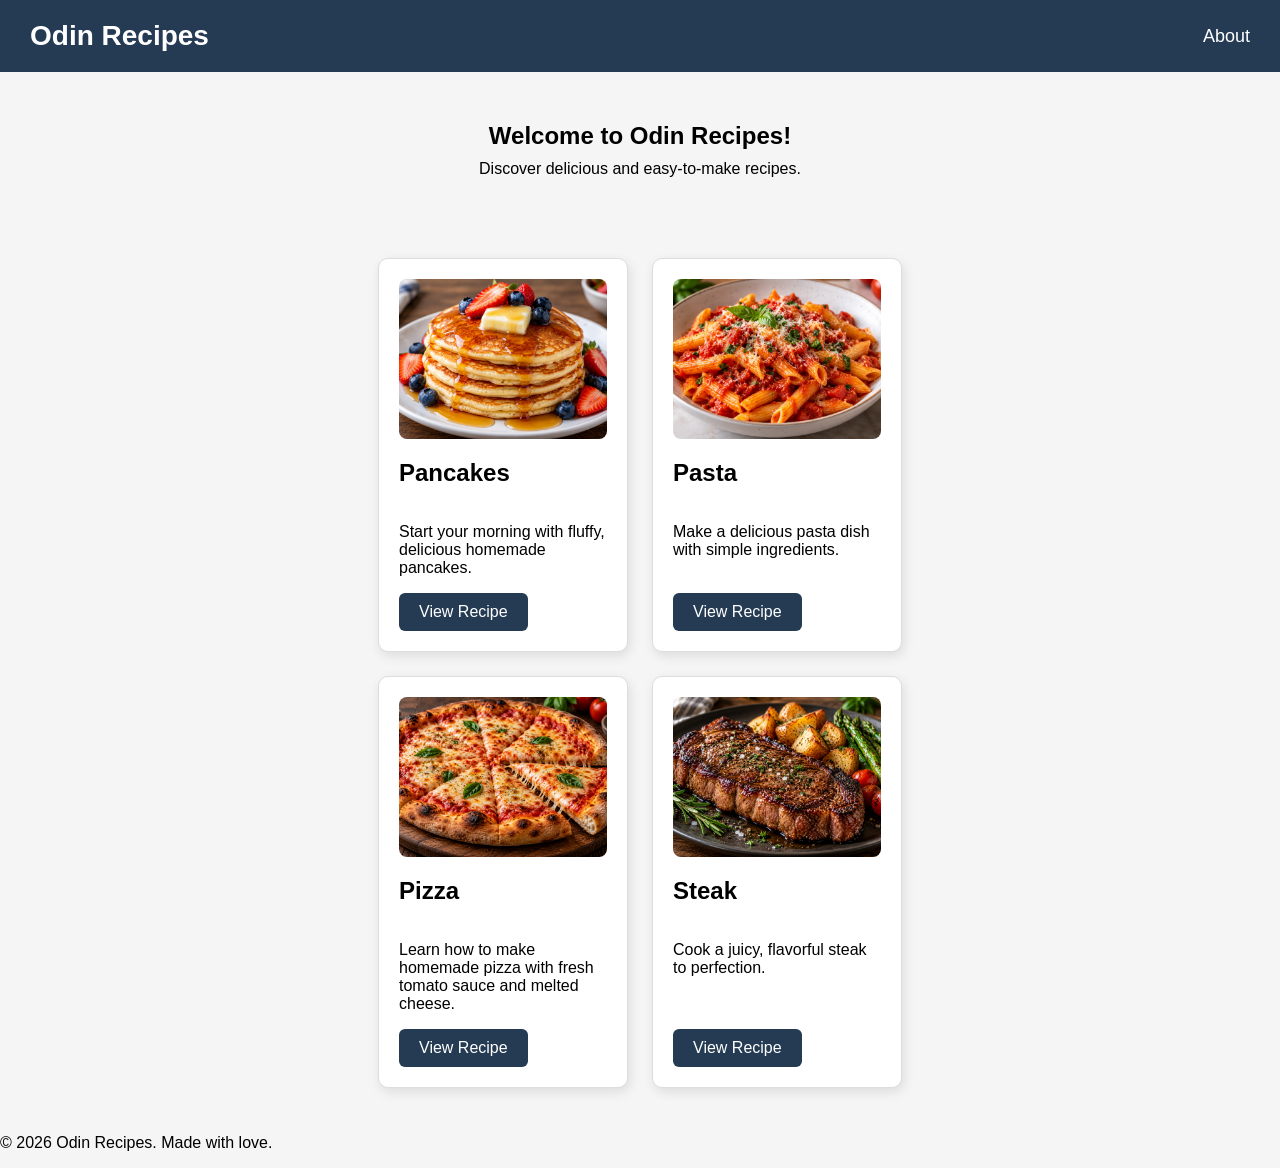
<file: index.html>
<!DOCTYPE html>

<html lang="en"> 
 <head>
    <meta charset="UTF-8" />
    <title>recipes</title>
    <link rel="stylesheet" href="style.css">
</head>

<body>
    <header class="header">
        <h1>Odin Recipes </h1> 
        <a href="about.html">About</a>
    </header>

    <section class="welcome">
        <h2> Welcome to Odin Recipes!</h2>
        <p>Discover delicious and easy-to-make recipes.</p>
    </section>

    <section class="recipes">

       <div class="recipe-card">
           <img src="img/pancake.PNG" alt="a delicious pancake">
           <h2>Pancakes</h2>
           <p>Start your morning with fluffy, delicious homemade pancakes.</p>
           <a href="recipes/pancake.html">View Recipe</a>
       </div>

       <div class="recipe-card">
           <img src="img/pasta.PNG" alt="a bowl of pasta">
           <h2>Pasta</h2>
           <p>Make a delicious pasta dish with simple ingredients.</p>
           <a href="recipes/pasta.html">View Recipe</a>
       </div>

       <div class="recipe-card">
           <img src="img/pizza.PNG" alt="a pie of pizza">
           <h2>Pizza</h2>
           <p>Learn how to make homemade pizza with fresh tomato sauce and melted cheese.</p>
           <a href="recipes/pizza.html">View Recipe</a>
       </div>

       <div class="recipe-card">
           <img src="img/steak.PNG" alt="a good steak">
           <h2>Steak</h2>
           <p>Cook a juicy, flavorful steak to perfection.</p>
           <a href="recipes/steak.html">View Recipe</a>
       </div>
    </section>
  
    <footer class="footer">
         <p>© 2026 Odin Recipes. Made with love.</p>
    </footer>

</body>


 




















</html>
</file>
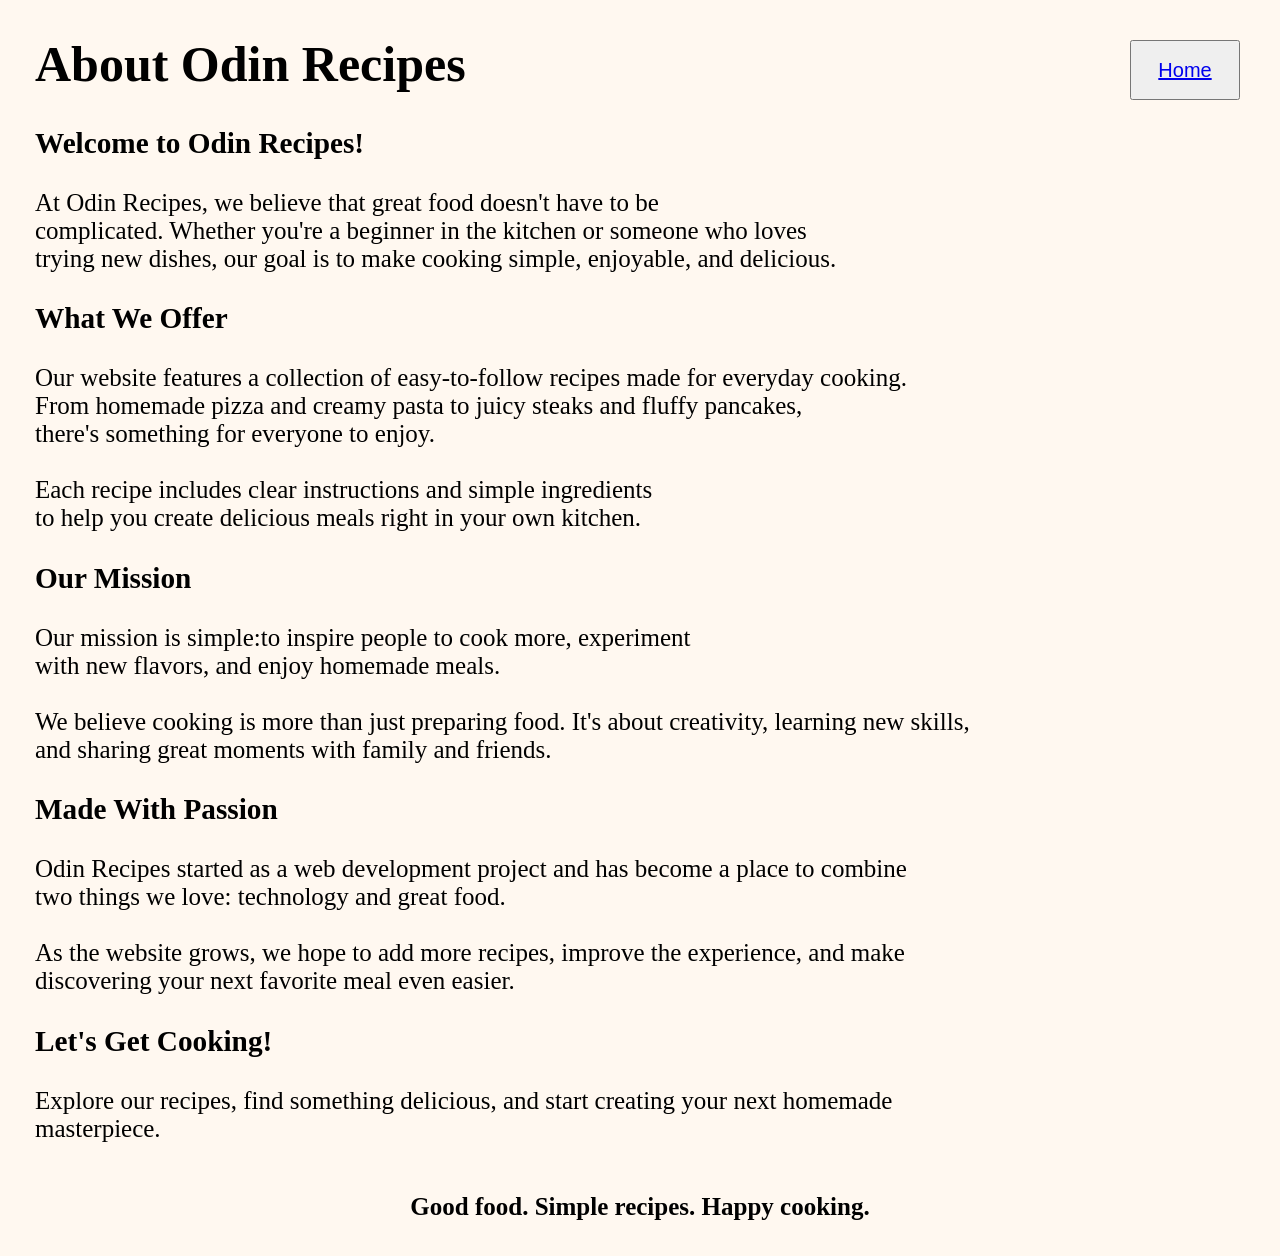
<file: about.html>
<!DOCTYPE html>

<html lang="en">
    <head>
      <meta charset="UTF-8">
      <title>About </title>
      <link rel="stylesheet" href="about.css">
    </head>
  
    <body>
        <P>
            <button>
            <a href="index.html">Home</a>
            </button>
        </P>
    
    <p>
        <h1>About Odin Recipes</h1>
    </p>
    
    <p>
        <h3>Welcome to Odin Recipes!</h3>
    </p>
    
    <p>
        At Odin Recipes, we believe that great food doesn't have to 
        be <br>complicated. Whether you're a beginner in the kitchen or 
        someone who loves <br>trying new dishes, our goal is to make 
        cooking simple, enjoyable, and delicious.
    <br>
    <h3>What We Offer</h3>
    
       Our website features a collection of easy-to-follow recipes 
       made for everyday cooking. <br>From homemade pizza and creamy 
       pasta to juicy steaks and fluffy pancakes,<br> there's something 
       for everyone to enjoy.
     <br>
     <br>
       Each recipe includes clear instructions and simple ingredients
       <br> to help you create delicious meals right in your own kitchen.
     
       <h3>Our Mission</h3>

       Our mission is simple:to inspire people to cook more, experiment 
       <br>with new flavors, and enjoy homemade meals.
     <br>
       <br>We believe cooking is more than just preparing food. It's about 
         creativity, learning new skills,<br> and sharing great moments with 
         family and friends.

      <h3>Made With Passion</h3>
      
         Odin Recipes started as a web development project and has become
         a place to combine <br>two things we love: technology and great food.
      <br>
         <br>As the website grows, we hope to add more recipes, improve the 
          experience, and make <br> discovering your next favorite meal even easier.

     <h3>Let's Get Cooking!</h3>

         Explore our recipes, find something delicious, and start creating your
         next homemade <br> masterpiece.

      <h4 class="end">Good food. Simple recipes. Happy cooking.</h4>

    </p>
    
    
    </body>




    </html>
</file>
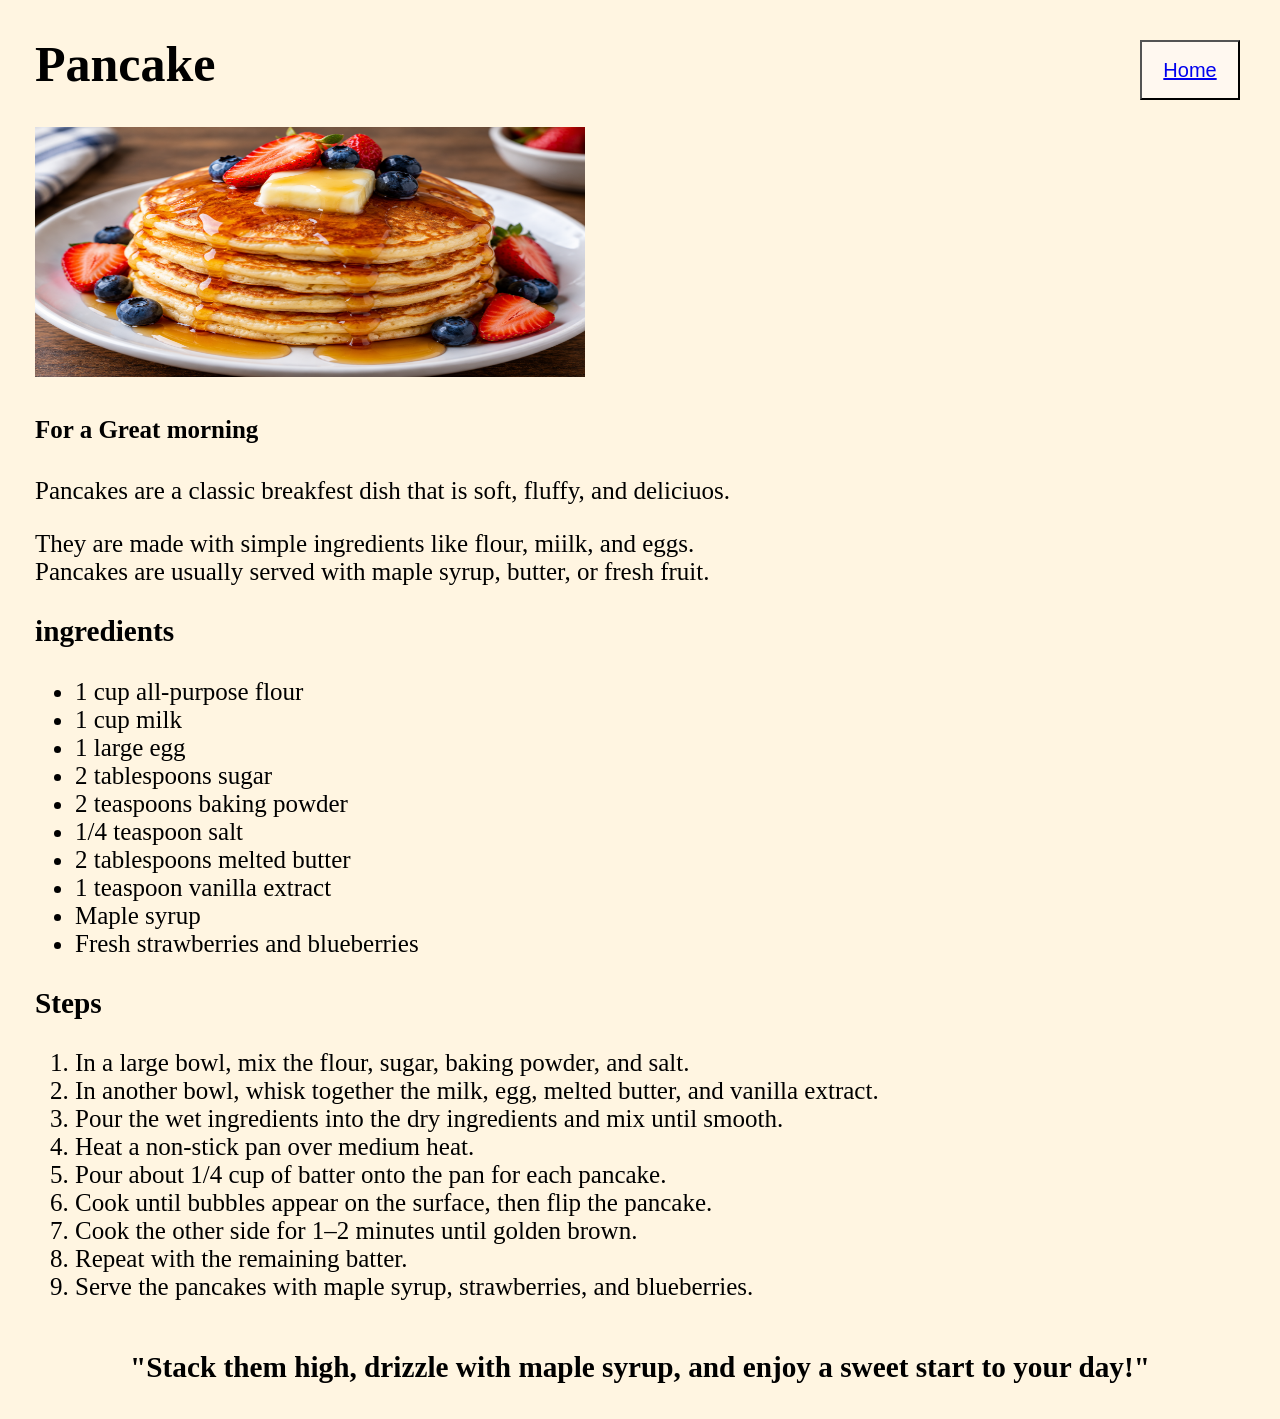
<file: recipes/pancake.html>
<!DOCTYPE html>
<html>

<head>
    <meta charset="UTF-8" />
    <title>Pancake</title>
    <link rel="stylesheet" href="pancake.css">
</head>

<body>

    <h1>Pancake</h1>

    <p>
        <h3>
            <button class="pan">
    <a href="../index.html">Home</a>
            </button>
       </h3>
   </p>

<p>
<img src="../img/pancake.PNG" alt="a stock of pancakes" 
width="550"  height="250"/>
</p>

<p><h4>For a Great morning</h4></p>

<p> Pancakes are a classic breakfest dish that is soft, fluffy,
     and deliciuos. </p>

     <p> They are made with simple ingredients like flour, miilk,
        and eggs.<br> Pancakes are usually served with maple syrup,
    butter, or fresh fruit. </p>

<p><h3>ingredients</h3></p>

<p>
<ul>
  <li>1 cup all-purpose flour</li>
  <li>1 cup milk</li>
  <li>1 large egg</li>
  <li>2 tablespoons sugar</li>
  <li>2 teaspoons baking powder</li>
  <li>1/4 teaspoon salt</li>
  <li>2 tablespoons melted butter</li>
  <li>1 teaspoon vanilla extract</li>
  <li>Maple syrup</li>
  <li>Fresh strawberries and blueberries</li>
</ul>
</p>

<p><h3>Steps</h3></p>

<p>
    <ol>
        <li>In a large bowl, mix the flour, sugar, baking powder, and salt.</li>
        <li>In another bowl, whisk together the milk, egg, melted butter, and vanilla extract.</li>
        <li>Pour the wet ingredients into the dry ingredients and mix until smooth.</li>
        <li>Heat a non-stick pan over medium heat.</li>
        <li>Pour about 1/4 cup of batter onto the pan for each pancake.</li>
        <li>Cook until bubbles appear on the surface, then flip the pancake.</li>
        <li>Cook the other side for 1–2 minutes until golden brown.</li>
        <li>Repeat with the remaining batter.</li>
        <li>Serve the pancakes with maple syrup, strawberries, and blueberries.</li>
    </ol>
</p>

<p>
    <h3 class="enjoy">
        "Stack them high, drizzle with maple syrup, and enjoy a sweet
         start to your day!"
    </h3>
</p>

</body>




</html>
</file>
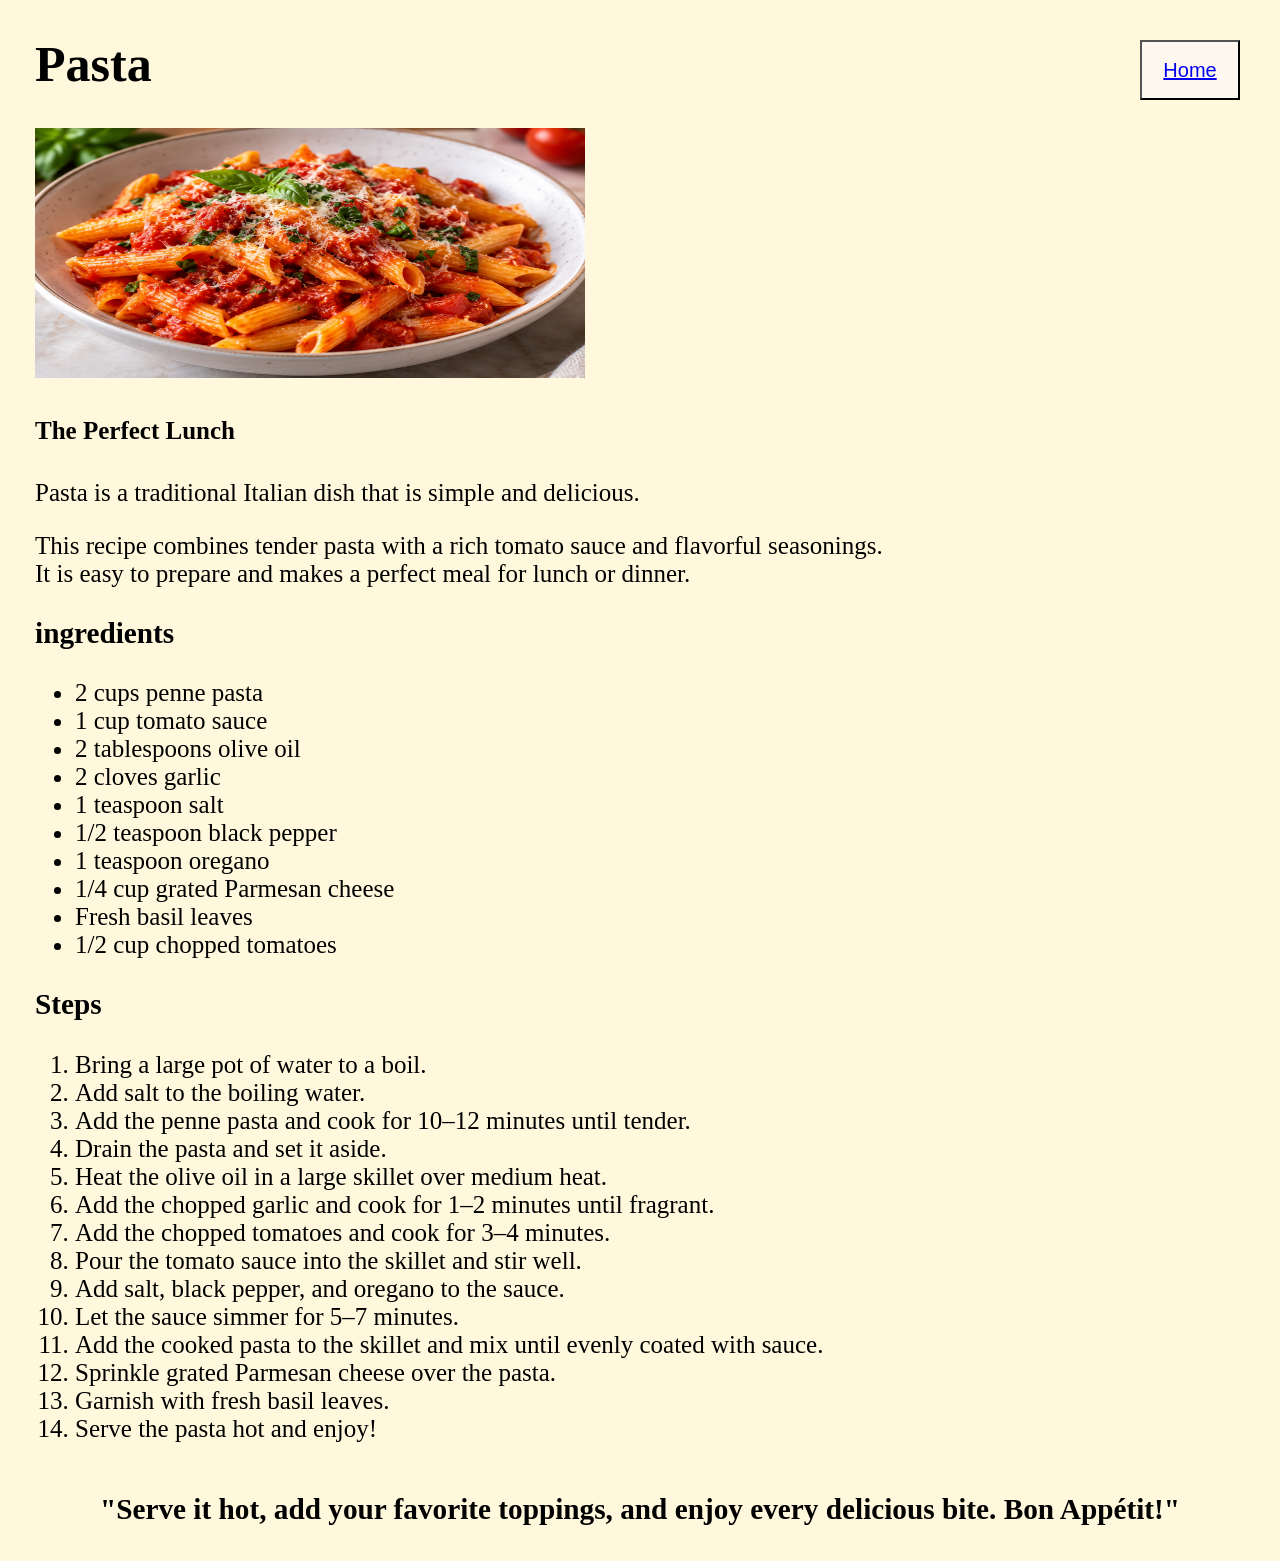
<file: recipes/pasta.html>
<!DOCTYPE html>
<html lang="en">
 
 <head>
   <meta charset="UTF-8">
    <title>pasta</title>
    <link rel="stylesheet" href="pasta.css">
 </head>

<body>
   
    <h1>Pasta</h1>
<p>
    <h3>
        <button class="pas">
    <a href="../index.html" >Home</a>
       </button>
    </h3>
</p>

<p>
<img src="../img/pasta.PNG" alt="A nice ball of pasta" 
width="550" height="250">
</p>

<p><H4>The Perfect Lunch</H4></p>

<p>Pasta is a traditional Italian dish that is simple and delicious.</p>
<p> This recipe combines tender pasta with a rich tomato sauce and
 flavorful seasonings.<br> It is easy to prepare and makes a perfect meal 
 for lunch or dinner.</p>
 
<p><h3>ingredients</h3></p>

<p>
    <ul>
      <li>2 cups penne pasta</li>
      <li>1 cup tomato sauce</li>
      <li>2 tablespoons olive oil</li>
      <li>2 cloves garlic</li>
      <li>1 teaspoon salt</li>
      <li>1/2 teaspoon black pepper</li>
      <li>1 teaspoon oregano</li>
      <li>1/4 cup grated Parmesan cheese</li>
      <li>Fresh basil leaves</li>
      <li>1/2 cup chopped tomatoes</li>   
    </ul>
</p>

<p><h3>Steps</h3></p>

<p>
    <ol>
        <li>Bring a large pot of water to a boil.</li>
        <li>Add salt to the boiling water.</li>
        <li>Add the penne pasta and cook for 10–12 minutes until tender.</li>
        <li>Drain the pasta and set it aside.</li>
        <li>Heat the olive oil in a large skillet over medium heat.</li>
        <li>Add the chopped garlic and cook for 1–2 minutes until fragrant.</li>
        <li>Add the chopped tomatoes and cook for 3–4 minutes.</li>
        <li>Pour the tomato sauce into the skillet and stir well.</li>
        <li>Add salt, black pepper, and oregano to the sauce.</li>
        <li>Let the sauce simmer for 5–7 minutes.</li>
        <li>Add the cooked pasta to the skillet and mix until evenly coated with sauce.</li>
        <li>Sprinkle grated Parmesan cheese over the pasta.</li>
        <li>Garnish with fresh basil leaves.</li>
        <li>Serve the pasta hot and enjoy!</li>  
    </ol>
</p>

<p>
    <h3 class="enjoy">
        "Serve it hot, add your favorite toppings, and enjoy every 
        delicious bite. Bon Appétit!"
    </h3>
</p>



</body>


























</html>
</file>
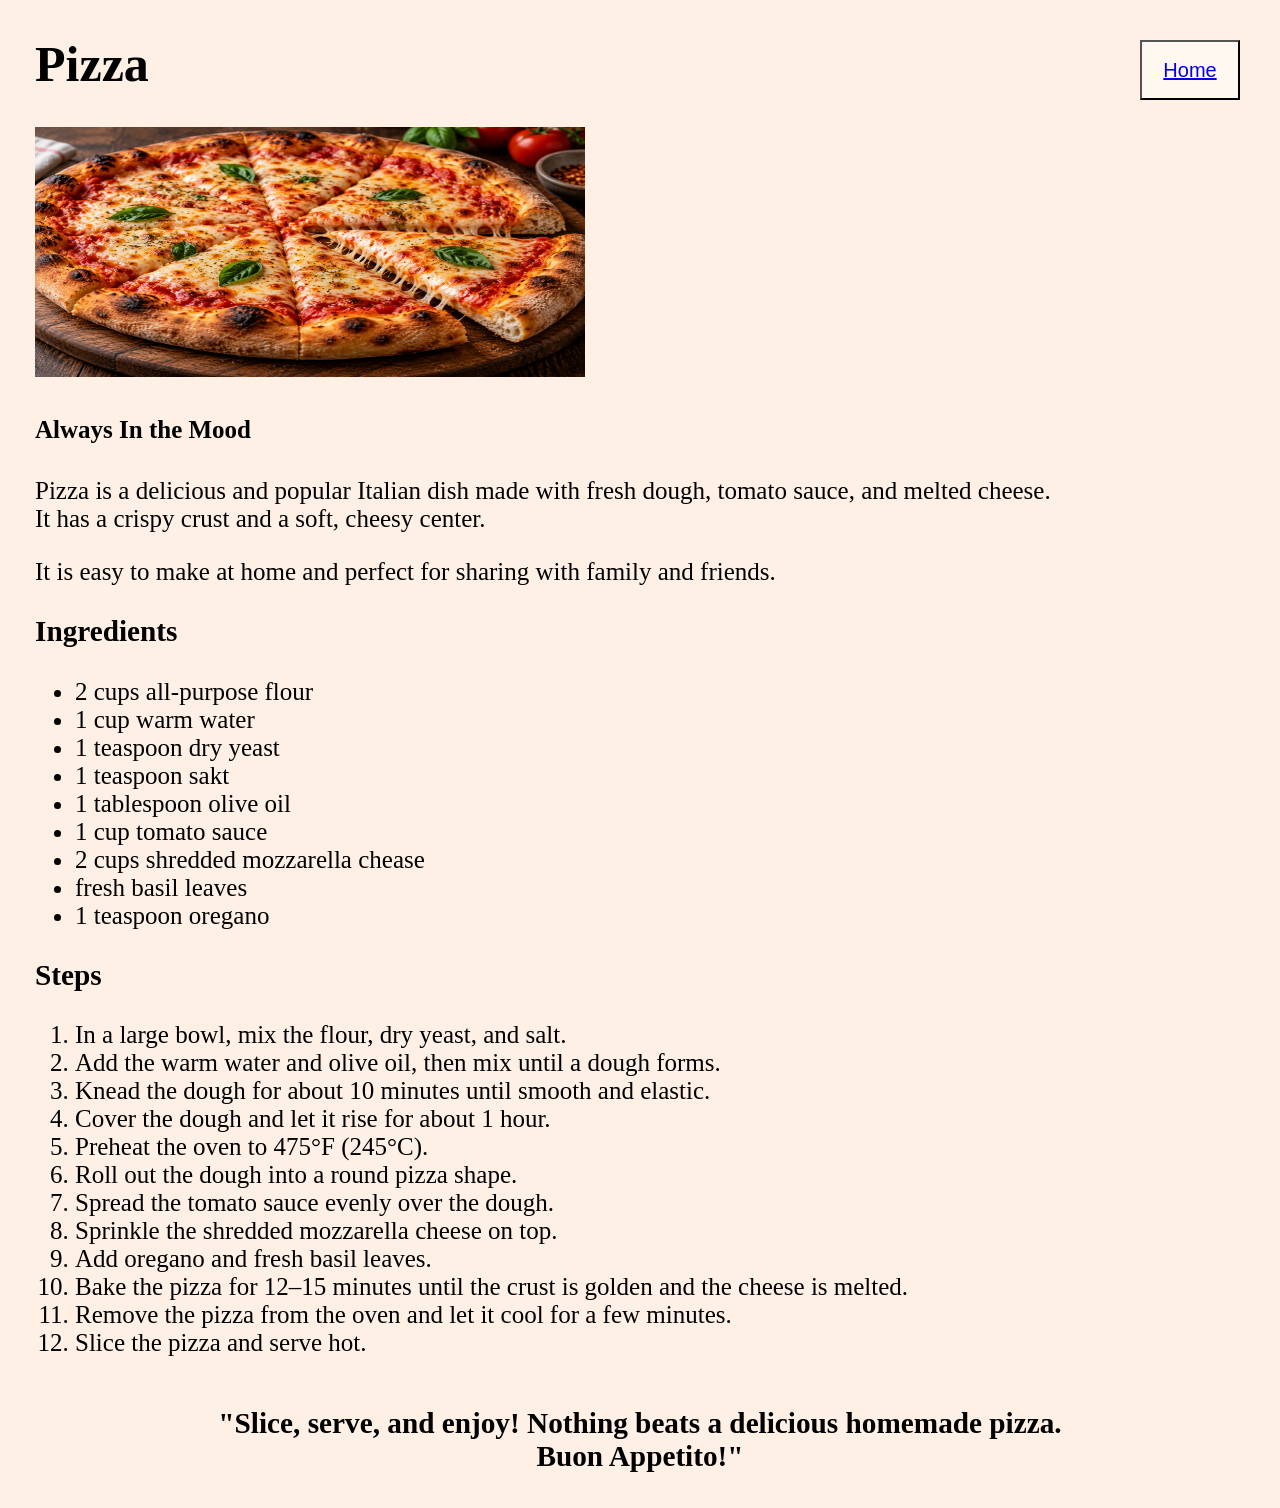
<file: recipes/pizza.html>
<!DOCTYPE html>

<html lang="en">
  <head>
    <meta charset="UTF-8" />
    <title>pizza </title>
    <link rel="stylesheet" href="pizza.css">
  </head>

  <body>

    <h1> Pizza</h1>

   <p>
    <h3>
      <button class="piz">
  <a href="../index.html">Home</a>
     </button>
   </h3>
</p>
  
<p>
<img src="../img/pizza.PNG" alt="A nice pie of pizza"
width="550" height="250">
</p>

<p> <h4> Always In the Mood </h4></p>

<p> Pizza is a delicious and popular Italian dish made with fresh dough,
   tomato sauce, and melted cheese.<br>It has a crispy crust and a soft, 
   cheesy center. </p> 
   
   <p> It is easy to make at home and perfect for sharing 
   with family and friends.</p>

   <p><h3>Ingredients</h3></p>

<p>
   <ul>
     <li>2 cups all-purpose flour</li>
     <li>1 cup warm water</li>
     <li>1 teaspoon dry yeast</li>
     <li>1 teaspoon sakt</li>
     <li>1 tablespoon olive oil</li>
     <li>1 cup tomato sauce</li>
     <li>2 cups shredded mozzarella chease</li>
     <li>fresh basil leaves</li>
     <li>1 teaspoon oregano</li>
   </ul>
</p>

<p><h3>Steps</h3></p>

<p>
  <ol>
    <li>In a large bowl, mix the flour, dry yeast, and salt.</li>
    <li>Add the warm water and olive oil, then mix until a dough forms.</li>
    <li>Knead the dough for about 10 minutes until smooth and elastic.</li>
    <li>Cover the dough and let it rise for about 1 hour.</li>
    <li>Preheat the oven to 475°F (245°C).</li>
    <li>Roll out the dough into a round pizza shape.</li>
    <li>Spread the tomato sauce evenly over the dough.</li>
    <li>Sprinkle the shredded mozzarella cheese on top.</li>
    <li>Add oregano and fresh basil leaves.</li>
    <li>Bake the pizza for 12–15 minutes until the crust is golden and the cheese is melted.</li>
    <li>Remove the pizza from the oven and let it cool for a few minutes.</li>
    <li>Slice the pizza and serve hot.</li>
  </ol>
</p>

<p>
  <h3 class="enjoy">
  "Slice, serve, and enjoy! Nothing beats a delicious homemade 
  pizza. <br> Buon Appetito!"
 </h3>
</p>



  </body>




</html>
</file>
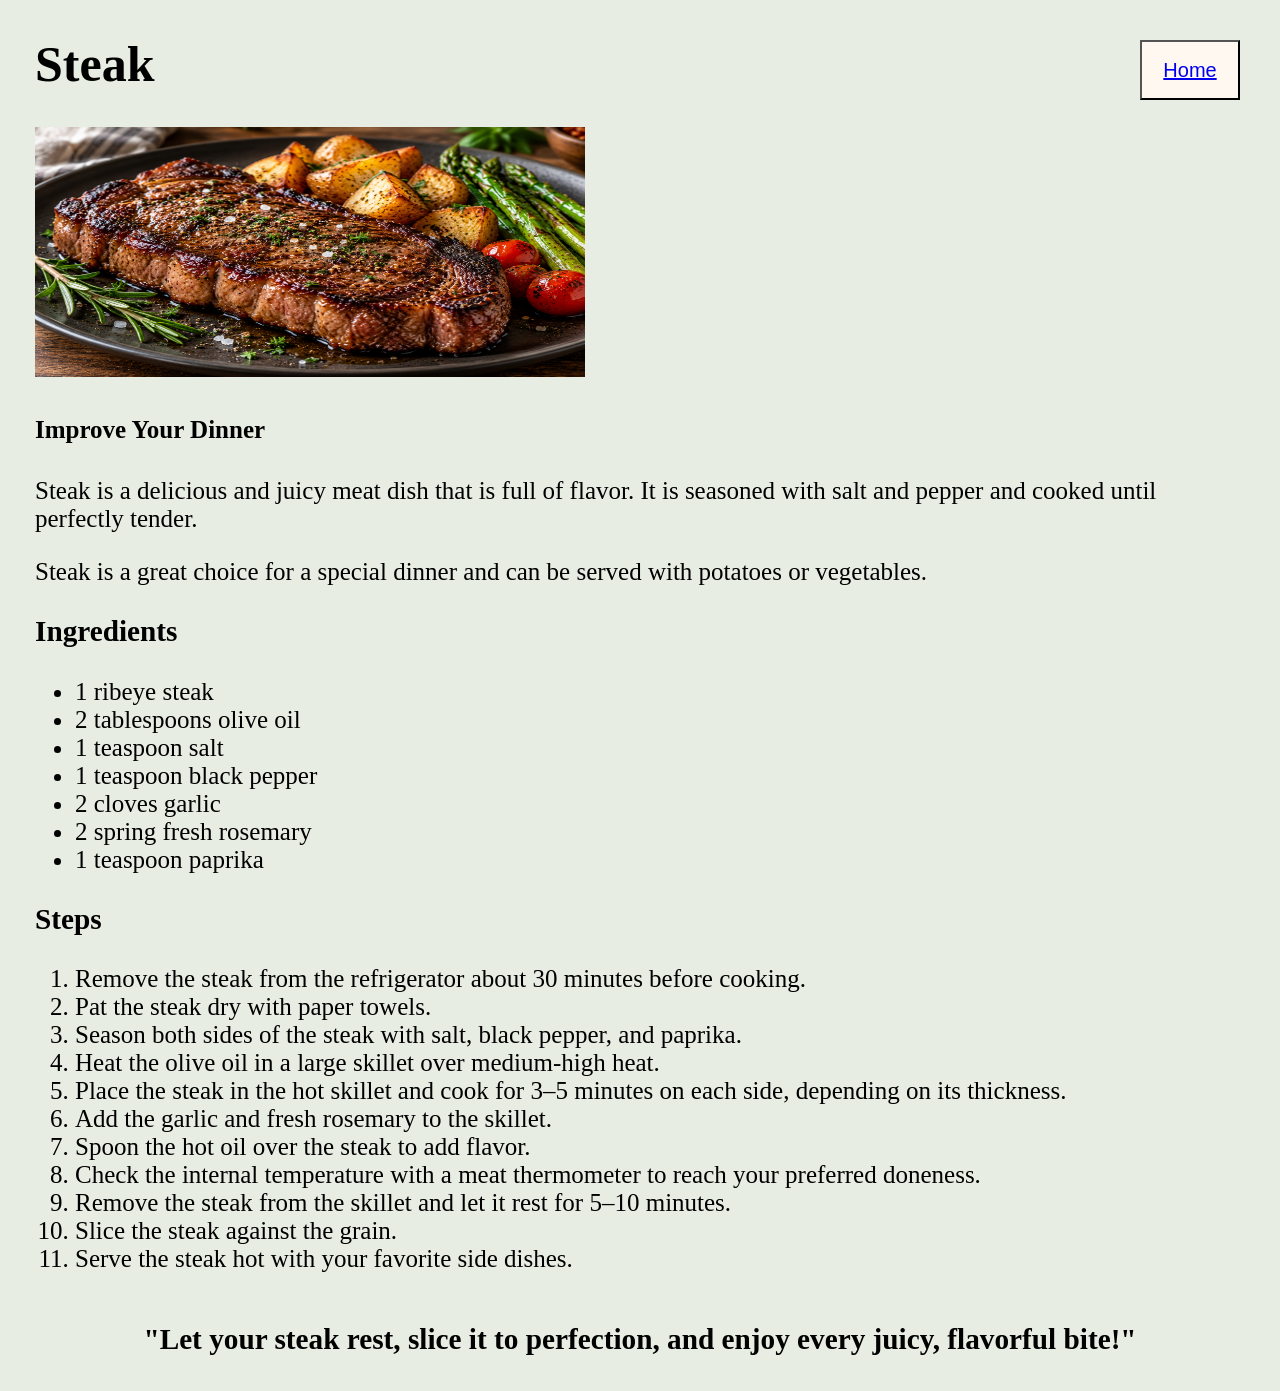
<file: recipes/steak.html>
<!DOCTYPE html>
<html>

<head>
    <meta charset="UTF-8">
    <title>Steak</title>
    <link rel="stylesheet" href="steak.css">
</head>

<body>

    <h1>Steak</h1>

    <p>
        <h3>
            <button class="ste">
    <a href="../index.html">Home</a>
           </button>
      </h3>
</p>

<p>
<img src="../img/steak.PNG" alt="A good looking steak"
width="550" height="250">
</p>

<p><h4> Improve Your Dinner</h4></p>


<p>Steak is a delicious and juicy meat dish that is full of flavor. 
    It is seasoned with salt and pepper and cooked until perfectly tender.</p>

    <p> Steak is a great choice for a special dinner and can be served 
     with potatoes or vegetables.</p>

     <p><h3>Ingredients</h3></p>

<p>
<ul>
    <li>1 ribeye steak</li>
    <li>2 tablespoons olive oil</li>
    <li>1 teaspoon salt</li>
    <li>1 teaspoon black pepper</li>
    <li>2 cloves garlic</li>
    <li>2 spring fresh rosemary</li>
    <li>1 teaspoon paprika</li>
</ul>
</p>

<p><h3>Steps</h3></p>

<p>
    <ol>
        <li>Remove the steak from the refrigerator about 30 minutes before cooking.</li>
        <li>Pat the steak dry with paper towels.</li>
        <li>Season both sides of the steak with salt, black pepper, and paprika.</li>
        <li>Heat the olive oil in a large skillet over medium-high heat.</li>
        <li>Place the steak in the hot skillet and cook for 3–5 minutes on each side, depending on its thickness.</li>
        <li>Add the garlic and fresh rosemary to the skillet.</li>
        <li>Spoon the hot oil over the steak to add flavor.</li>
        <li>Check the internal temperature with a meat thermometer to reach your preferred doneness.</li>
        <li>Remove the steak from the skillet and let it rest for 5–10 minutes.</li>
        <li>Slice the steak against the grain.</li>
        <li>Serve the steak hot with your favorite side dishes.</li>
    </ol>
</p>

<p>
    <h3 class="enjoy">
        "Let your steak rest, slice it to perfection, and enjoy every
         juicy, flavorful bite!"
    </h3>
</p>

</body>




</html>
</file>
<file: style.css>
body {
    margin: 0;
    min-height: 100vh;
    font-family: Arial, sans-serif;
    background-color: #f5f5f5;
    display: flex;
    flex-direction: column;
}

.header {
    display: flex;
    justify-content: space-between;
    align-items: center;
    padding: 20px 30px;
    background-color: #243b53;
    color: white;
}

.header h1 {
    margin: 0;
    font-size: 28px;
}

.header a {
    color: white;
    text-decoration: none;
    font-size: 18px;
}

.welcome {
    display: flex;
    flex-direction: column;
    align-items: center;
    justify-content: center;
    text-align: center;
    padding: 50px 20px;
    gap: 10px;
}

.welcome h2,
.welcome p {
    margin: 0;
}

.recipes {
    display: flex;
    flex-wrap: wrap;
    justify-content: center;
    gap: 24px;
    padding: 30px;
    max-width: 524px;
    margin: 0 auto;
}

.recipe-card {
    display: flex;
    flex-direction: column;
    width: 250px;
    padding: 20px;
    background-color: white;
    border: 1px solid #ddd;
    border-radius: 10px;
    box-shadow: 2px 4px 12px rgba(0, 0, 0, 0.1);
    box-sizing: border-box;
}

.recipe-card img {
    width: 100%;
    height: 160px;
    object-fit: cover;
    border-radius: 8px;
}

.recipe-card a {

    display: inline-block;
    padding: 10px 20px;
    background-color: #243b53;
    color: white;
    text-decoration: none;
    border-radius: 6px;
    margin-top: auto;
    align-self: flex-start;
}

.recipe-card a:hover {
    background-color: #486581;
    color: pointer;
}
</file>
<file: about.css>
body{
    margin: 35px;
    font-family: 'Times New Roman', Times, serif;
    font-size: 25px;
    background-color: #FFF8F0;
}

button{
    position: absolute;
    top: 20px;
    right: 20px;
    height: 60px;
    width: 110px;
    font-size: 20px;
    margin: 20px;
}

.end{
    text-align: center;
    margin-top: 50px;
    margin-bottom: 30px;
}
</file>
<file: recipes/pancake.css>
body{
    box-sizing: border-box;
    margin: 35px;
    font-size: 25px;
    background-color: #FFF5E1;
}

.pan{
    position: absolute;
    top: 20px;
    right: 20px;
    height: 60px;
    width: 100px;
   font-size: 20px;
   padding: 5px;
   margin: 20px;
   background-color: #FFF8F0;
}

.enjoy{
    text-align: center;
    margin-top: 50px;
    margin-bottom: 30px;
}
</file>
<file: recipes/pasta.css>
body{
    box-sizing: border-box;
    margin: 35px;
    font-size: 25px;
    background-color: #FFF8DC;
}

h1{
    margin-bottom: 35px;
}
.pas{
   position: absolute;
   top: 20px;
   right: 20px;
    margin: 20px;
    padding: 10px;
    height: 60px;
    width: 100px;
    font-size: 20px;
    background-color: #FFF8F0;
}

.enjoy{
    text-align: center;
    margin-top: 50px;
    margin-bottom: 30px;
}
</file>
<file: recipes/pizza.css>
body{
   box-sizing: border-box;
    margin: 35px;
    font-size: 25px;
    background-color: #FFF0E6;
}

.piz{
   position: absolute;
   top: 20px;
   right: 20px;
    height: 60px;
    width: 100px;
    font-size: 20px;
    background-color: #FFF8F0;
    margin: 20px;
}

.enjoy{
    text-align: center;
    margin-top: 50px;
    margin-bottom: 30px;
}
</file>
<file: recipes/steak.css>
body{
   box-sizing: border-box;
    margin: 35px;
    font-size: 25px;
    background-color: #E8EDE3;
}


.ste{
    position: absolute;
    top: 20px;
    right: 20px;
    margin: 20px;
    height: 60px;
    width: 100px;
    font-size: 20px;
    background-color: #FFF8F0;;
}

.enjoy{
    text-align: center;
    margin-top: 50px;
    margin-bottom: 30px;
}
</file>
